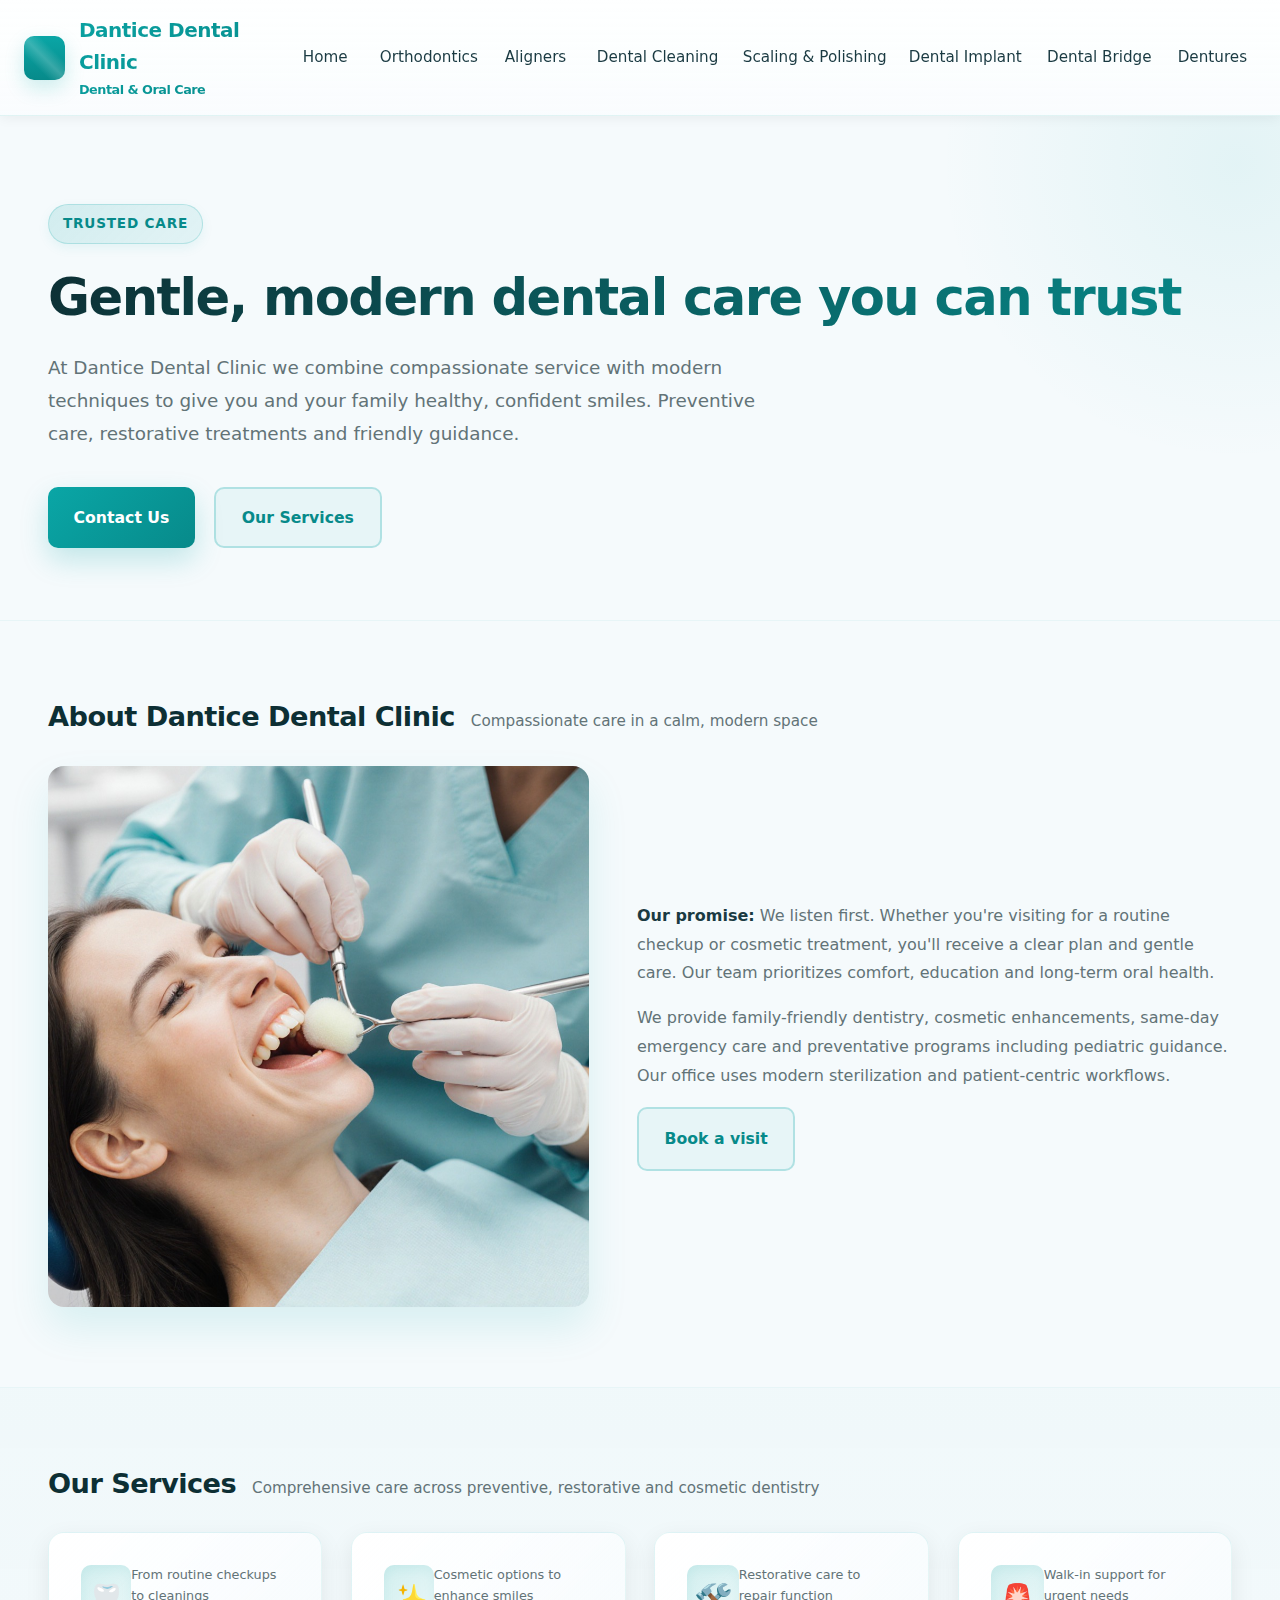
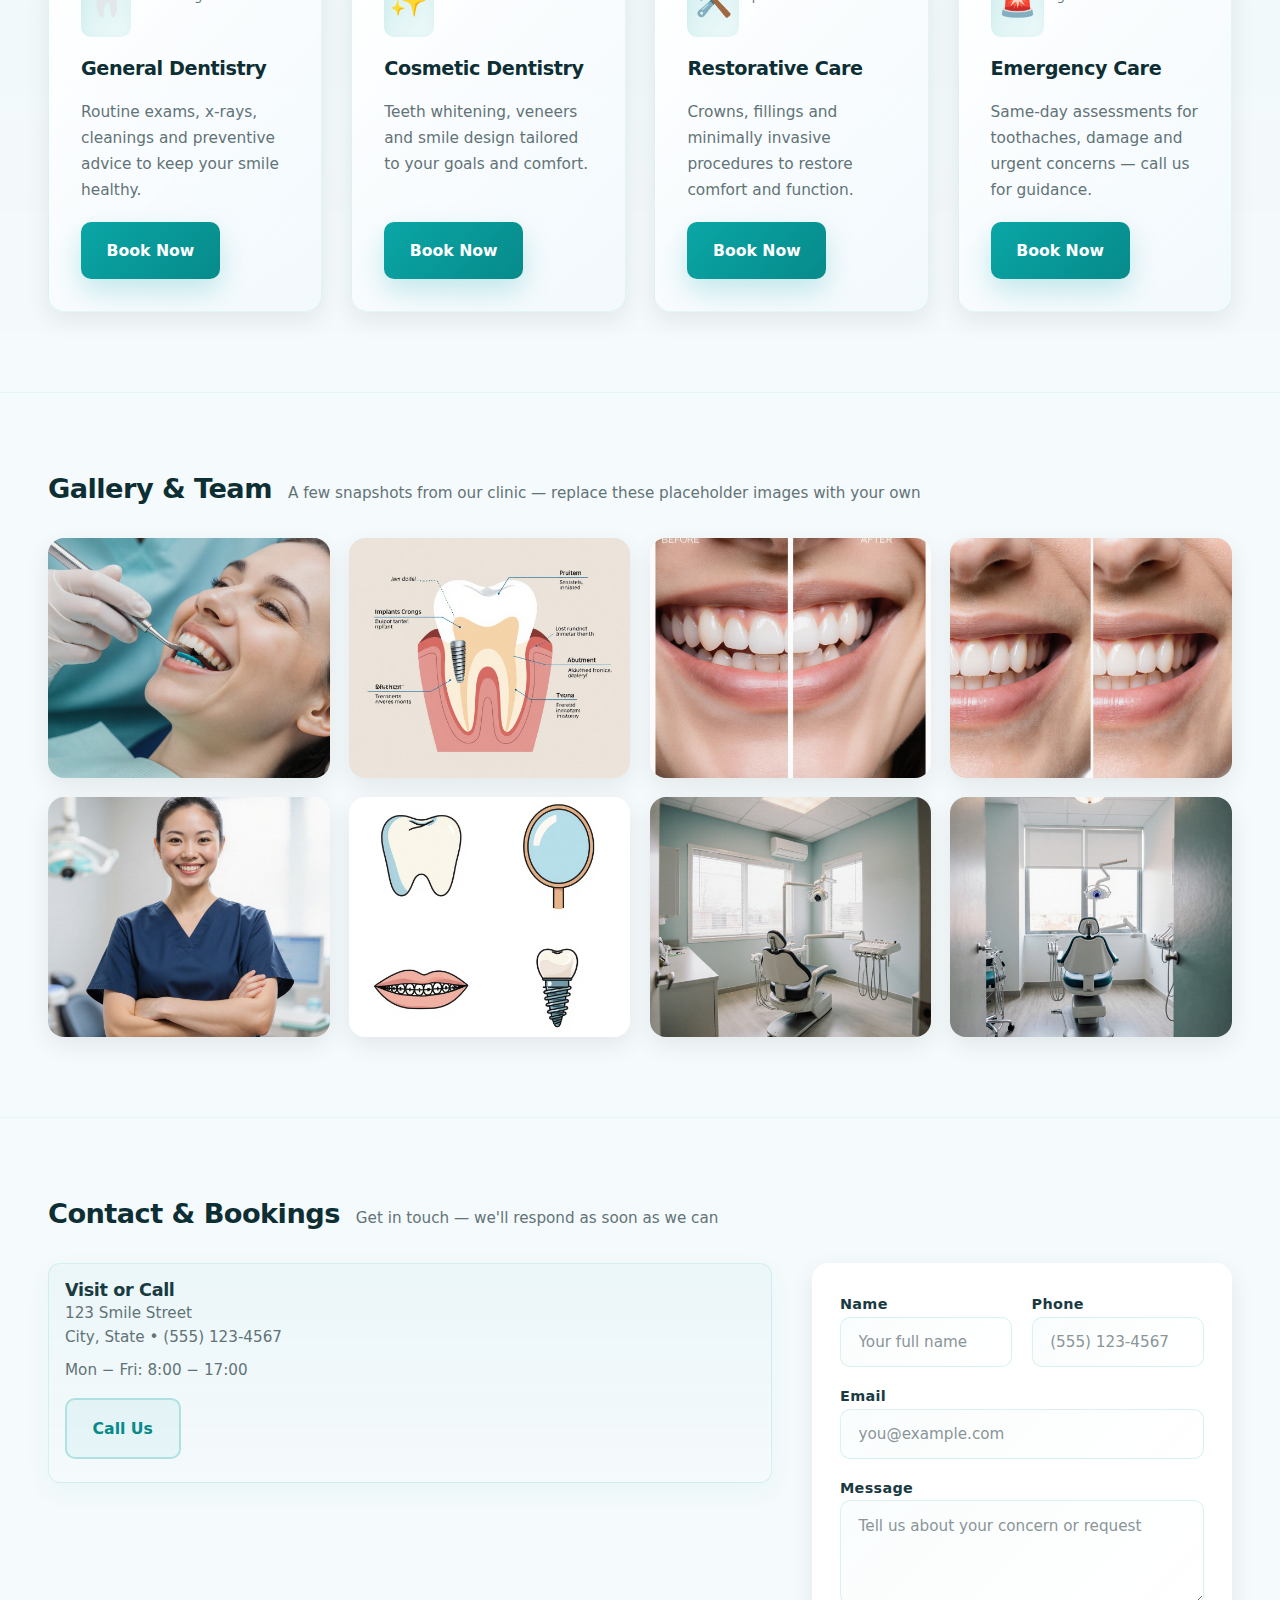
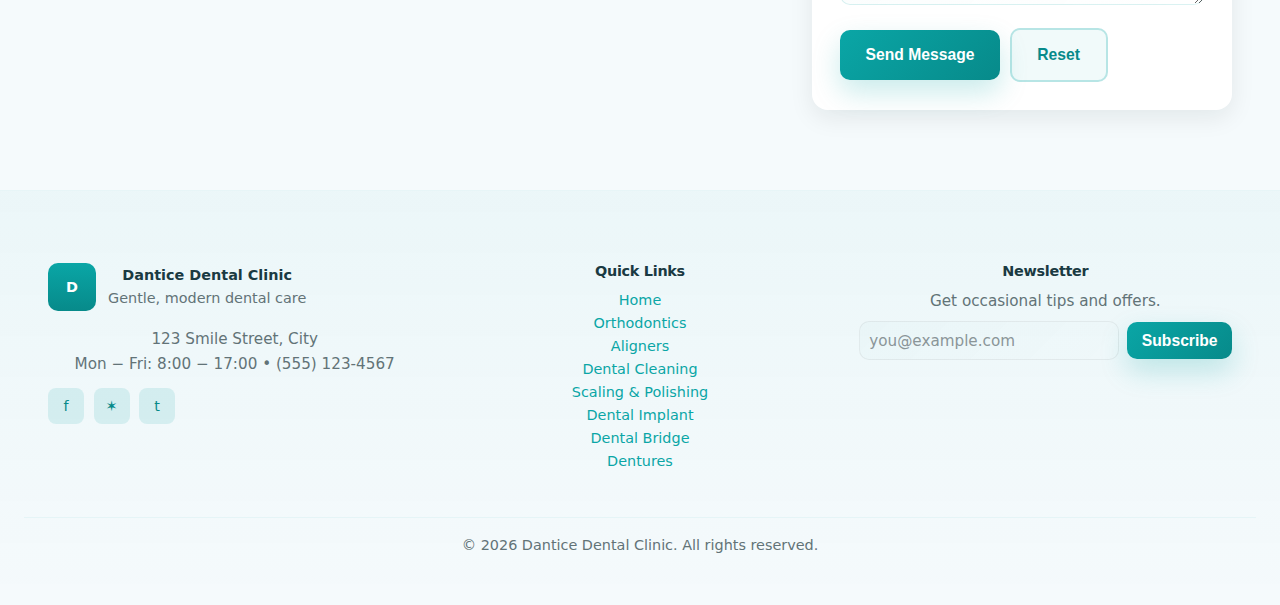
<file: index.html>
<!doctype html>
<html lang="en">
  <head>
    <meta charset="utf-8" />
    <meta name="viewport" content="width=device-width, initial-scale=1" />
    <meta name="robots" content="index, follow, max-snippet:-1, max-image-preview:large, max-video-preview:-1" />
    <meta name="googlebot" content="index, follow, max-snippet:-1, max-image-preview:large, max-video-preview:-1" />
    <meta name="language" content="English" />
    <meta name="revisit-after" content="7 days" />
    <meta name="google-site-verification" content="B0AMvP1DKgY8Oj3rHUoxvJ3QzBfdrpmeT1vk4mF_t7U" />
    
    <title>Dantice Dental Clinic — Friendly Dental & Oral Care | General, Cosmetic & Preventive Dentistry</title>
    <meta name="description" content="Dantice Dental Clinic offers compassionate, modern dental care including general dentistry, cosmetic treatments, dental implants, braces & aligners. Book your appointment today." />
    <meta name="keywords" content="dental clinic, family dentistry, cosmetic dentistry, dental implants, braces, aligners, teeth cleaning, dental bridge, dentures, preventive care" />
    <meta name="author" content="Dantice Dental Clinic" />
    
    <!-- Open Graph / Social preview -->
    <meta property="og:title" content="Dantice Dental Clinic — Friendly Dental & Oral Care" />
    <meta property="og:description" content="Compassionate, modern dental care: exams, cleaning, cosmetic treatments, implants, braces, aligners and emergency support. Book now." />
    <meta property="og:image" content="https://via.placeholder.com/1200x630?text=Dantice+Dental+Clinic" />
    <meta property="og:image:width" content="1200" />
    <meta property="og:image:height" content="630" />
    <meta property="og:type" content="website" />
    <meta property="og:locale" content="en_US" />
    
    <!-- Twitter Card -->
    <meta name="twitter:card" content="summary_large_image" />
    <meta name="twitter:title" content="Dantice Dental Clinic — Friendly Dental & Oral Care" />
    <meta name="twitter:description" content="Compassionate dental care: exams, cleaning, cosmetic treatments, implants & emergency support." />
    <meta name="twitter:image" content="https://via.placeholder.com/1200x630?text=Dantice+Dental+Clinic" />
    
    <link rel="canonical" href="https://dantice-dental.com/" />
    <link rel="alternate" hreflang="en-US" href="https://dantice-dental.com/" />
    <link rel="apple-touch-icon" href="https://via.placeholder.com/180x180?text=D" />
    
    <!-- Performance: DNS prefetch and preconnect -->
    <link rel="dns-prefetch" href="//via.placeholder.com" />
    <link rel="preconnect" href="https://fonts.googleapis.com" />
    
    <!-- Structured Data (Schema.org) -->
    <script type="application/ld+json">
    {
      "@context": "https://schema.org",
      "@type": "MedicalBusiness",
      "name": "Dantice Dental Clinic",
      "image": "https://via.placeholder.com/1200x630?text=Dantice+Dental+Clinic",
      "description": "Compassionate, modern dental clinic offering general, cosmetic and preventive dentistry services.",
      "url": "https://dantice-dental.com/",
      "telephone": "+1-555-123-4567",
      "address": {
        "@type": "PostalAddress",
        "streetAddress": "123 Smile Street",
        "addressLocality": "City",
        "addressRegion": "State",
        "postalCode": "12345",
        "addressCountry": "US"
      },
      "openingHoursSpecification": {
        "@type": "OpeningHoursSpecification",
        "dayOfWeek": ["Monday", "Tuesday", "Wednesday", "Thursday", "Friday"],
        "opens": "08:00",
        "closes": "17:00"
      },
      "sameAs": [
        "https://www.facebook.com/dantice",
        "https://www.instagram.com/dantice",
        "https://twitter.com/dantice"
      ],
      "priceRange": "$$"
    }
    </script>
    
    <!-- Inline CSS with enhanced styling -->
    <style>
  /* Enhanced Dantice Dental Clinic styling with modern, stylish UI */
      :root {
        --bg: #f5fafc;
        --bg-light: #eaf5f8;
        --bg-accent: #f0f8ff;
        --card: #ffffff;
        --text: #0d2f34;
        --text-light: #1a3a42;
        --muted: #627377;
        --muted-light: #8a9598;
        --accent: #0aa6a6;
        --accent-dark: #078a8a;
        --accent-light: #5cc4c4;
        --accent-vibrant: #00d9d9;
        --glass: rgba(255, 255, 255, 0.7);
        --radius: 16px;
        --radius-sm: 10px;
        --max-width: 1140px;
        --shadow: 0 8px 24px rgba(10, 20, 25, 0.08);
        --shadow-sm: 0 2px 8px rgba(10, 20, 25, 0.04);
        --shadow-lg: 0 20px 40px rgba(10, 166, 166, 0.12);
        --shadow-xl: 0 24px 48px rgba(10, 20, 25, 0.14);
        --gap: 1.5rem;
        --transition: all 350ms cubic-bezier(0.34, 1.56, 0.64, 1);
        font-family: -apple-system, BlinkMacSystemFont, 'Segoe UI', 'Helvetica Neue', system-ui, sans-serif;
      }

      /* Resets and base */
      * { box-sizing: border-box; }
      html, body { height: 100%; }
      body {
        margin: 0;
        background: var(--bg);
        color: var(--text);
        -webkit-font-smoothing: antialiased;
        -moz-osx-font-smoothing: grayscale;
        line-height: 1.6;
        scroll-behavior: smooth;
      }

      a {
        color: var(--accent);
        text-decoration: none;
        transition: var(--transition);
      }
      a:hover { color: var(--accent-dark); }

      img { max-width: 100%; display: block; }

      /* Typography */
      h1, h2, h3, h4, h5, h6 { margin: 0; font-weight: 700; line-height: 1.2; letter-spacing: -0.02em; }
      h1 { font-size: 3.2rem; color: var(--text); background: linear-gradient(135deg, var(--text) 0%, var(--accent-dark) 100%); -webkit-background-clip: text; -webkit-text-fill-color: transparent; background-clip: text; }
      h2 { font-size: 1.8rem; color: var(--text); font-weight: 700; }
      h3 { font-size: 1.1rem; color: var(--text-light); }
      p { margin: 0 0 0.5rem 0; }

      /* Site container */
      .wrap { width: 100%; margin: 0 auto; padding: 1.5rem; }

      /* Header */
      header.site-header {
        position: sticky;
        top: 0;
        left: 0;
        right: 0;
        z-index: 100;
        backdrop-filter: blur(12px);
        background: linear-gradient(180deg, rgba(255, 255, 255, 0.88), rgba(250, 253, 254, 0.82));
        border-bottom: 1px solid rgba(10, 166, 166, 0.12);
        width: 100%;
        box-shadow: 0 2px 12px rgba(10, 20, 25, 0.06);
      }
      .site-header .bar {
        display: flex;
        align-items: center;
        justify-content: space-between;
        padding: 0.9rem 1.5rem;
        width: 100%;
        margin: 0 auto;
      }
      .logo {
        display: flex;
        align-items: center;
        gap: 0.9rem;
        font-weight: 800;
        font-size: 1.25rem;
        background: linear-gradient(135deg, var(--accent) 0%, var(--accent-dark) 100%);
        -webkit-background-clip: text;
        -webkit-text-fill-color: transparent;
        background-clip: text;
        letter-spacing: -0.5px;
      }
      .logo .mark {
        width: 44px;
        height: 44px;
        border-radius: 12px;
        background: linear-gradient(135deg, var(--accent) 0%, var(--accent-dark) 100%);
        display: flex;
        align-items: center;
        justify-content: center;
        color: white;
        font-weight: 800;
        font-size: 1.15rem;
        box-shadow: 0 8px 20px rgba(10, 166, 166, 0.2);
        position: relative;
        overflow: hidden;
      }
      .logo .mark::before {
        content: '';
        position: absolute;
        inset: 0;
        background: linear-gradient(45deg, transparent 30%, rgba(255, 255, 255, 0.2) 50%, transparent 70%);
        animation: shimmer 3s infinite;
      }
      @keyframes shimmer {
        0% { transform: translateX(-100%); }
        100% { transform: translateX(100%); }
      }

      /* Navigation */
      nav.main-nav {
        display: flex;
        gap: 0.3rem;
        align-items: center;
        margin-left: auto;
        flex-wrap: nowrap; /* prevent wrapping to new lines */
        white-space: nowrap; /* keep items on single line */
        overflow-x: auto; /* allow horizontal scroll on small screens */
        -webkit-overflow-scrolling: touch;
      }
      nav.main-nav a {
        padding: 0.65rem 1rem;
        border-radius: var(--radius-sm);
        color: var(--text-light);
        font-weight: 500;
        font-size: 0.95rem;
        transition: var(--transition);
        position: relative;
        overflow: hidden;
      }
      nav.main-nav a::before {
        content: '';
        position: absolute;
        top: 0;
        left: -100%;
        width: 100%;
        height: 100%;
        background: linear-gradient(90deg, transparent, rgba(10, 166, 166, 0.1), transparent);
        transition: left 500ms ease;
      }
      nav.main-nav a:hover::before {
        left: 100%;
      }
      nav.main-nav a:hover, nav.main-nav a:focus {
        background: linear-gradient(135deg, rgba(10, 166, 166, 0.08), rgba(10, 166, 166, 0.04));
        color: var(--accent-dark);
      }

      /* Mobile hamburger */
      .menu-btn {
        display: none;
        background: transparent;
        border: 0;
        padding: 8px;
        border-radius: var(--radius-sm);
        cursor: pointer;
        color: var(--text);
        transition: var(--transition);
      }
      .menu-btn:hover { background: rgba(10, 166, 166, 0.08); }
      .menu-btn svg { width: 24px; height: 24px; }

      /* Hero */
      .hero {
        display: grid;
        grid-template-columns: 1fr;
        gap: 2rem;
        align-items: center;
        padding: 4.5rem 0 3.5rem;
        position: relative;
        overflow: hidden;
      }
      .hero::before {
        content: '';
        position: absolute;
        top: -50%;
        right: -20%;
        width: 600px;
        height: 600px;
        border-radius: 50%;
        background: radial-gradient(circle, rgba(10, 166, 166, 0.08) 0%, transparent 70%);
        pointer-events: none;
      }
      .hero-inner {
        display: flex;
        flex-direction: column;
        gap: 1.5rem;
        position: relative;
        z-index: 1;
      }
      .kicker {
        display: inline-block;
        background: linear-gradient(135deg, rgba(10, 166, 166, 0.15), rgba(10, 166, 166, 0.08));
        color: var(--accent-dark);
        padding: 8px 14px;
        border-radius: 999px;
        font-weight: 700;
        font-size: 0.85rem;
        text-transform: uppercase;
        letter-spacing: 0.8px;
        width: fit-content;
        border: 1px solid rgba(10, 166, 166, 0.2);
        box-shadow: 0 4px 12px rgba(10, 166, 166, 0.08);
      }
      h1 { margin: 0; font-size: 3.2rem; line-height: 1.15; letter-spacing: -0.03em; }
      p.lead {
        margin: 0;
        color: var(--muted);
        font-size: 1.15rem;
        max-width: 62ch;
        line-height: 1.8;
        font-weight: 400;
      }
      .hero-cta {
        display: flex;
        gap: 1.2rem;
        flex-wrap: wrap;
        margin-top: 0.8rem;
      }
      .btn {
        display: inline-flex;
        align-items: center;
        justify-content: center;
        gap: 0.5rem;
        padding: 1rem 1.6rem;
        border-radius: var(--radius-sm);
        border: 0;
        cursor: pointer;
        font-weight: 600;
        font-size: 0.98rem;
        transition: var(--transition);
        position: relative;
        overflow: hidden;
      }
      .btn::before {
        content: '';
        position: absolute;
        inset: 0;
        background: linear-gradient(45deg, transparent 30%, rgba(255, 255, 255, 0.2) 50%, transparent 70%);
        transform: translateX(-100%);
        animation: none;
      }
      .btn:active::before {
        animation: shine 400ms;
      }
      @keyframes shine {
        0% { transform: translateX(-100%); }
        100% { transform: translateX(100%); }
      }
      .btn--primary {
        background: linear-gradient(135deg, var(--accent) 0%, var(--accent-dark) 100%);
        color: white;
        box-shadow: 0 12px 28px rgba(10, 166, 166, 0.22);
      }
      .btn--primary:hover {
        background: linear-gradient(135deg, var(--accent-dark) 0%, var(--accent) 100%);
        box-shadow: 0 18px 40px rgba(10, 166, 166, 0.28);
        transform: translateY(-3px);
      }
      .btn--primary:active {
        transform: translateY(-1px);
      }
      .btn--ghost {
        background: rgba(10, 166, 166, 0.06);
        border: 2px solid rgba(10, 166, 166, 0.25);
        color: var(--accent-dark);
        font-weight: 600;
      }
      .btn--ghost:hover {
        background: linear-gradient(135deg, rgba(10, 166, 166, 0.12), rgba(10, 166, 166, 0.06));
        border-color: var(--accent);
        transform: translateY(-2px);
      }

      /* Sections */
      section { padding: 3.5rem 0; border-top: 1px solid rgba(10, 166, 166, 0.06); width: 100%; }
      section:first-of-type { border-top: none; }
      section > .wrap { width: 100%; margin: 0 auto; }
      .section-title {
        display: flex;
        align-items: baseline;
        gap: 1rem;
        margin-bottom: 2rem;
      }
      .section-title h2 {
        margin: 0;
        font-size: 1.7rem;
        color: var(--text);
      }
      .muted { color: var(--muted); font-size: 0.95rem; }

      /* About two-column */
      .about {
        display: grid;
        grid-template-columns: 1fr 1.1fr;
        gap: 3rem;
        align-items: center;
      }
      .about .about-image {
        border-radius: var(--radius);
        overflow: hidden;
        box-shadow: var(--shadow-lg);
      }
      .about .about-text p {
        margin: 0 0 1rem 0;
        line-height: 1.8;
        color: var(--muted);
      }
      .about .about-text p:last-child { margin-bottom: 0; }
      .about .about-text strong { color: var(--text-light); }

      /* Services cards */
      .services-grid {
        display: grid;
        grid-template-columns: repeat(4, 1fr);
        gap: 1.8rem;
      }
      .service {
        background: linear-gradient(135deg, var(--card) 0%, rgba(240, 248, 255, 0.5) 100%);
        padding: 2rem;
        border-radius: var(--radius);
        box-shadow: var(--shadow);
        display: flex;
        flex-direction: column;
        gap: 1.2rem;
        transition: var(--transition);
        border: 1px solid rgba(10, 166, 166, 0.1);
        position: relative;
        overflow: hidden;
      }
      .service::before {
        content: '';
        position: absolute;
        top: 0;
        left: 0;
        right: 0;
        height: 4px;
        background: linear-gradient(90deg, var(--accent), var(--accent-dark), transparent);
        transform: scaleX(0);
        transform-origin: left;
        transition: transform 500ms var(--transition);
      }
      .service:hover::before {
        transform: scaleX(1);
      }
      .service:hover {
        transform: translateY(-6px);
        box-shadow: var(--shadow-xl);
        border-color: rgba(10, 166, 166, 0.25);
      }
      .service .icon {
        width: 72px;
        height: 72px;
        border-radius: var(--radius-sm);
        background: linear-gradient(135deg, rgba(10, 166, 166, 0.18), rgba(10, 166, 166, 0.06));
        display: flex;
        align-items: center;
        justify-content: center;
        color: var(--accent-dark);
        font-size: 1.95rem;
        box-shadow: inset 0 4px 12px rgba(10, 166, 166, 0.08);
      }
      .service h3 { margin: 0; font-size: 1.2rem; color: var(--text); }
      .service p { margin: 0; color: var(--muted); font-size: 0.96rem; line-height: 1.7; }

      /* Gallery grid */
      .gallery-grid {
        display: grid;
        grid-template-columns: repeat(4, 1fr);
        gap: 1.2rem;
      }
      .gallery-item {
        border-radius: var(--radius);
        overflow: hidden;
        height: 240px;
        background: linear-gradient(135deg, #e9f6f6, #f0fbfb);
        box-shadow: var(--shadow);
        transition: var(--transition);
        cursor: pointer;
        position: relative;
      }
      .gallery-item::before {
        content: '';
        position: absolute;
        inset: 0;
        background: linear-gradient(135deg, rgba(10, 166, 166, 0.2), transparent);
        opacity: 0;
        transition: opacity 400ms ease;
        z-index: 2;
      }
      .gallery-item:hover::before {
        opacity: 1;
      }
      .gallery-item:hover {
        transform: scale(1.06) translateY(-6px);
        box-shadow: var(--shadow-xl);
      }
      .gallery-item img { width: 100%; height: 100%; object-fit: cover; transition: var(--transition); }

      /* Contact form */
      .contact-wrap {
        display: grid;
        grid-template-columns: 1fr 420px;
        gap: 2.5rem;
        align-items: start;
      }
      .contact-wrap > div {
        padding: 2rem;
        border-radius: var(--radius);
        background: linear-gradient(135deg, rgba(10, 166, 166, 0.05), transparent);
        border: 1px solid rgba(10, 166, 166, 0.12);
        box-shadow: 0 8px 24px rgba(10, 166, 166, 0.06);
      }
      form.contact-form {
        background: var(--card);
        padding: 1.75rem;
        border-radius: var(--radius);
        box-shadow: var(--shadow);
        display: flex;
        flex-direction: column;
        gap: 1rem;
      }
      label {
        font-size: 0.9rem;
        font-weight: 700;
        color: var(--text-light);
        text-transform: capitalize;
        letter-spacing: 0.3px;
      }
      input[type="text"], input[type="email"], input[type="tel"], textarea {
        width: 100%;
        padding: 0.95rem 1.1rem;
        border-radius: var(--radius-sm);
        border: 1.5px solid rgba(10, 166, 166, 0.15);
        font-size: 0.95rem;
        color: var(--text);
        font-family: inherit;
        transition: var(--transition);
        background: linear-gradient(135deg, rgba(10, 166, 166, 0.02), transparent);
      }
      input::placeholder, textarea::placeholder {
        color: var(--muted-light);
      }
      input:focus, textarea:focus {
        outline: none;
        border-color: var(--accent);
        background: linear-gradient(135deg, rgba(10, 166, 166, 0.08), rgba(10, 166, 166, 0.03));
        box-shadow: 0 0 0 4px rgba(10, 166, 166, 0.08);
      }
      .form-row { display: grid; grid-template-columns: 1fr 1fr; gap: 1.2rem; }
      .form-message {
        background: linear-gradient(135deg, #e6fff9, #f0f8fa);
        border-left: 4px solid var(--accent);
        border-radius: var(--radius-sm);
        padding: 1.1rem 1.3rem;
        color: var(--accent-dark);
        display: none;
        font-size: 0.92rem;
        line-height: 1.7;
        box-shadow: 0 4px 12px rgba(10, 166, 166, 0.1);
      }

      /* Footer */
      footer {
        padding: 3rem 1.5rem;
        text-align: center;
        color: var(--muted);
        font-size: 0.9rem;
        border-top: 1px solid rgba(10, 166, 166, 0.1);
        width: 100%;
        background: linear-gradient(180deg, transparent, rgba(10, 166, 166, 0.04));
      }

      /* Responsive adjustments */
      @media (max-width: 1200px) {
        h1 { font-size: 2.8rem; }
        .services-grid { grid-template-columns: repeat(3, 1fr); }
        .gallery-grid { grid-template-columns: repeat(3, 1fr); }
      }

      @media (max-width: 900px) {
        h1 { font-size: 2.4rem; }
        .services-grid { grid-template-columns: repeat(2, 1fr); }
        .gallery-grid { grid-template-columns: repeat(2, 1fr); }
        .gallery-item { height: 200px; }
        .about { grid-template-columns: 1fr; }
        .contact-wrap { grid-template-columns: 1fr; }
        .section-title h2 { font-size: 1.5rem; }
      }

      @media (max-width: 768px) {
        .hero { padding: 3rem 0 2rem; }
        nav.main-nav { display: none; }
        .menu-btn { display: inline-flex; }
        .services-grid { grid-template-columns: 1fr; }
        .gallery-grid { grid-template-columns: repeat(2, 1fr); }
        h1 { font-size: 1.8rem; }
        .section-title h2 { font-size: 1.3rem; }
        p.lead { font-size: 1rem; }
      }

      @media (max-width: 480px) {
        .wrap { padding: 1rem; }
        h1 { font-size: 1.5rem; }
        .gallery-grid { grid-template-columns: 1fr; }
        .hero-cta { flex-direction: column; }
        .btn { width: 100%; }
      }

      /* Mobile menu overlay */
      .mobile-nav {
        position: fixed;
        inset: 0;
        background: rgba(10, 20, 25, 0.5);
        backdrop-filter: blur(4px);
        display: flex;
        align-items: flex-start;
        justify-content: flex-end;
        padding: 1rem;
        visibility: hidden;
        opacity: 0;
        transition: opacity 200ms ease-out;
        z-index: 99;
      }
      .mobile-nav.open {
        visibility: visible;
        opacity: 1;
      }
      .mobile-nav .panel {
        width: 280px;
        background: var(--card);
        border-radius: var(--radius);
        padding: 1.25rem;
        box-shadow: var(--shadow-lg);
        max-height: 90vh;
        overflow-y: auto;
      }
      .mobile-nav .panel a {
        display: block;
        padding: 0.75rem;
        border-radius: var(--radius-sm);
        color: var(--text-light);
        font-weight: 500;
        transition: var(--transition);
      }
      .mobile-nav .panel a:hover {
        background: rgba(10, 166, 166, 0.08);
        color: var(--accent-dark);
      }

      /* Header scrolled shadow */
      header.site-header.scrolled {
        box-shadow: 0 4px 16px rgba(10, 20, 25, 0.1);
      }
    </style>
  </head>
  <body>
    <!-- Header / Navigation -->
    <header class="site-header" role="banner">
      <div class="wrap bar">
        <div class="logo" aria-hidden="false">
          <!-- Logo placeholder: replace with your SVG or image -->
          <div class="mark" aria-hidden="true" style="background:linear-gradient(180deg,var(--accent),var(--accent-dark));color:white;border-radius:10px;display:flex;align-items:center;justify-content:center;font-size:1rem">D</div>
          <div>
            <div style="font-weight:700">Dantice Dental Clinic</div>
            <div style="font-size:0.8rem;color:var(--muted);margin-top:2px">Dental & Oral Care</div>
          </div>
        </div>

        <!-- Desktop nav -->
        <nav class="main-nav" role="navigation" aria-label="Main navigation">
          <a href="#home">Home</a>
         
          <!-- New pages: Orthodontics / Aligners -->
          <a href="braces.html">Orthodontics</a>
          <a href="aligners.html">Aligners</a>
          <a href="dental-cleaning.html">Dental Cleaning</a>
          <a href="scaling-polishing.html">Scaling & Polishing</a>
          <a href="dental-implant.html">Dental Implant</a>
          <a href="dental-bridge.html">Dental Bridge</a>
          <a href="dentures.html">Dentures</a>
        </nav>

        <!-- Mobile menu button -->
        <button class="menu-btn" aria-label="Open menu" aria-expanded="false" id="menuBtn">
          <svg viewBox="0 0 24 24" fill="none" stroke="currentColor" aria-hidden="true" width="22" height="22"><path stroke-linecap="round" stroke-linejoin="round" stroke-width="2" d="M4 6h16M4 12h16M4 18h16"/></svg>
        </button>
      </div>
    </header>

    <!-- Mobile navigation overlay panel (hidden by default) -->
    <div class="mobile-nav" id="mobileNav" aria-hidden="true">
      <div class="panel" role="dialog" aria-modal="true" aria-label="Mobile menu">
        <nav style="display:flex;flex-direction:column;gap:8px">
          <a href="#home" class="mobile-link">Home</a>
          <a href="#about" class="mobile-link">About</a>
          <a href="#services" class="mobile-link">Services</a>
          <a href="#gallery" class="mobile-link">Gallery</a>
          <a href="#contact" class="mobile-link">Contact</a>
          <a href="braces.html" class="mobile-link">Orthodontics</a>
          <a href="aligners.html" class="mobile-link">Aligners</a>
          <a href="dental-cleaning.html" class="mobile-link">Dental Cleaning</a>
          <a href="scaling-polishing.html" class="mobile-link">Scaling & Polishing</a>
          <a href="dental-implant.html" class="mobile-link">Dental Implant</a>
          <a href="dental-bridge.html" class="mobile-link">Dental Bridge</a>
          <a href="dentures.html" class="mobile-link">Dentures</a>
        </nav>
      </div>
    </div>

    <main id="home" style="width: 100%;">
      <!-- Hero -->
      <section class="hero" style="padding: 4rem 1.5rem 3rem; border: none;">
        <div class="wrap">
          <div class="hero-inner">
            <span class="kicker">Trusted Care</span>
            <h1>Gentle, modern dental care you can trust</h1>
            <p class="lead">At Dantice Dental Clinic we combine compassionate service with modern techniques to give you and your family healthy, confident smiles. Preventive care, restorative treatments and friendly guidance.</p>

            <div class="hero-cta">
              <a class="btn btn--primary" href="#contact">Contact Us</a>
              <a class="btn btn--ghost" href="#services">Our Services</a>
            </div>
          </div>
        </section>

        <!-- About -->
        <section id="about" aria-labelledby="aboutTitle" style="padding: 3.5rem 1.5rem; border-top: 1px solid rgba(10, 166, 166, 0.06);">
          <div class="wrap">
            <div class="section-title">
            <h2 id="aboutTitle">About Dantice Dental Clinic</h2>
            <div class="muted">Compassionate care in a calm, modern space</div>
          </div>

          <div class="about">
            <!-- Replace placeholder image URL with your team/clinic photo -->
            <div class="about-image"><img src="img/1.jpg" alt="Dantice Dental Clinic team and modern dental office interior showcasing professional dental services" /></div>

            <div class="about-text">
              <p><strong>Our promise:</strong> We listen first. Whether you're visiting for a routine checkup or cosmetic treatment, you'll receive a clear plan and gentle care. Our team prioritizes comfort, education and long-term oral health.</p>
              <p>We provide family-friendly dentistry, cosmetic enhancements, same-day emergency care and preventative programs including pediatric guidance. Our office uses modern sterilization and patient-centric workflows.</p>
              <p><a class="btn btn--ghost" href="#contact">Book a visit</a></p>
            </div>
          </div>
        </section>

        <!-- Services -->
        <section id="services" aria-labelledby="servicesTitle" style="padding: 3.5rem 1.5rem; border-top: 1px solid rgba(10, 166, 166, 0.06); background: linear-gradient(180deg, rgba(10, 166, 166, 0.02), transparent);">
          <div class="wrap">
            <div class="section-title">
            <h2 id="servicesTitle">Our Services</h2>
            <div class="muted">Comprehensive care across preventive, restorative and cosmetic dentistry</div>
          </div>

          <div class="services-grid" role="list">
            <!-- Service 1 -->
            <article class="service" role="listitem">
              <div style="display:flex;justify-content:space-between;align-items:flex-start">
                <div class="icon" aria-hidden="true">🦷</div>
                <div style="font-size:0.8rem;color:var(--muted)">From routine checkups to cleanings</div>
              </div>
              <h3>General Dentistry</h3>
              <p>Routine exams, x-rays, cleanings and preventive advice to keep your smile healthy.</p>
              <div style="margin-top:auto">
                <a class="btn btn--primary" href="#contact">Book Now</a>
              </div>
            </article>

            <!-- Service 2 -->
            <article class="service" role="listitem">
              <div style="display:flex;justify-content:space-between;align-items:flex-start">
                <div class="icon" aria-hidden="true">✨</div>
                <div style="font-size:0.8rem;color:var(--muted)">Cosmetic options to enhance smiles</div>
              </div>
              <h3>Cosmetic Dentistry</h3>
              <p>Teeth whitening, veneers and smile design tailored to your goals and comfort.</p>
              <div style="margin-top:auto">
                <a class="btn btn--primary" href="#contact">Book Now</a>
              </div>
            </article>

            <!-- Service 3 -->
            <article class="service" role="listitem">
              <div style="display:flex;justify-content:space-between;align-items:flex-start">
                <div class="icon" aria-hidden="true">🛠️</div>
                <div style="font-size:0.8rem;color:var(--muted)">Restorative care to repair function</div>
              </div>
              <h3>Restorative Care</h3>
              <p>Crowns, fillings and minimally invasive procedures to restore comfort and function.</p>
              <div style="margin-top:auto">
                <a class="btn btn--primary" href="#contact">Book Now</a>
              </div>
            </article>

            <!-- Optional Service 4 -->
            <article class="service" role="listitem">
              <div style="display:flex;justify-content:space-between;align-items:flex-start">
                <div class="icon" aria-hidden="true">🚨</div>
                <div style="font-size:0.8rem;color:var(--muted)">Walk-in support for urgent needs</div>
              </div>
              <h3>Emergency Care</h3>
              <p>Same-day assessments for toothaches, damage and urgent concerns — call us for guidance.</p>
              <div style="margin-top:auto">
                <a class="btn btn--primary" href="#contact">Book Now</a>
              </div>
            </div>
          </div>
        </section>

        <!-- Gallery / Team -->
        <section id="gallery" aria-labelledby="galleryTitle" style="padding: 3.5rem 1.5rem; border-top: 1px solid rgba(10, 166, 166, 0.06);">
          <div class="wrap">
            <div class="section-title">
            <h2 id="galleryTitle">Gallery & Team</h2>
            <div class="muted">A few snapshots from our clinic — replace these placeholder images with your own</div>
          </div>

          <div class="gallery-grid">
            <div class="gallery-item"><img src="img/2.jpg" alt="Modern dental clinic interior with comfortable waiting area at Dantice"/></div>
            <div class="gallery-item"><img src="img/3.jpg" alt="Dantice Dental Clinic treatment room with advanced dental equipment"/></div>
            <div class="gallery-item"><img src="img/4.jpg" alt="Friendly dental team member at Dantice Dental Clinic"/></div>
            <div class="gallery-item"><img src="img/5.jpg" alt="Professional dentist providing compassionate dental care at Dantice"/></div>
            <div class="gallery-item"><img src="img/6.jpg" alt="State-of-the-art dental equipment and technology at Dantice Clinic"/></div>
            <div class="gallery-item"><img src="img/10.jpg" alt="Beautiful healthy smile result from Dantice dental treatment"/></div>
            <div class="gallery-item"><img src="img/8.jpg" alt="Patient consultation with dentist at Dantice Dental Clinic"/></div>
            <div class="gallery-item"><img src="img/9.jpg" alt="Welcoming waiting area at Dantice Dental Clinic designed for patient comfort"/></div>
          </div>
        </section>

        <!-- Contact -->
        <section id="contact" style="width: 100%; padding: 3.5rem 1.5rem; border-top: 1px solid rgba(10, 166, 166, 0.06);" aria-labelledby="contactTitle">
          <div class="wrap">
            <div class="section-title">
              <h2 id="contactTitle">Contact & Bookings</h2>
              <div class="muted">Get in touch — we'll respond as soon as we can</div>
            </div>

            <div class="contact-wrap">
            <!-- Left: Map or info (placeholder) -->
            <div style="background:linear-gradient(180deg,rgba(10,166,166,0.04),transparent);padding:1rem;border-radius:12px;min-height:220px">
              <h3 style="margin-top:0">Visit or Call</h3>
              <p class="muted">123 Smile Street<br/>City, State • (555) 123-4567</p>
              <p class="muted">Mon − Fri: 8:00 − 17:00</p>
              <div style="margin-top:1rem">
                <a class="btn btn--ghost" href="tel:+15551234567">Call Us</a>
              </div>
            </div>

            <!-- Right: Contact form -->
            <form class="contact-form" id="contactForm" novalidate aria-label="Contact form">
              <!-- Success message (hidden until success) -->
              <div id="formSuccess" class="form-message" role="status" aria-live="polite"></div>

              <div class="form-row">
                <div>
                  <label for="name">Name</label>
                  <input id="name" name="name" type="text" required aria-required="true" placeholder="Your full name" />
                </div>
                <div>
                  <label for="phone">Phone</label>
                  <input id="phone" name="phone" type="tel" inputmode="tel" placeholder="(555) 123-4567" />
                </div>
              </div>

              <div>
                <label for="email">Email</label>
                <input id="email" name="email" type="email" required aria-required="true" placeholder="you@example.com" />
              </div>

              <div>
                <label for="message">Message</label>
                <textarea id="message" name="message" rows="4" required aria-required="true" placeholder="Tell us about your concern or request"></textarea>
              </div>

              <div style="display:flex;gap:0.6rem;align-items:center">
                <button type="submit" class="btn btn--primary">Send Message</button>
                <button type="reset" class="btn btn--ghost">Reset</button>
              </div>
            </form>
            </div>
          </div>
        </section>

        <!-- Footer -->
        <footer class="site-footer" style="background: linear-gradient(180deg, rgba(10,166,166,0.04), transparent); padding: 3rem 1.5rem; border-top: 1px solid rgba(10,166,166,0.06); color: var(--text-light);">
          <div class="wrap" style="width:100%;margin:0 auto;display:flex;gap:2rem;flex-wrap:wrap;align-items:flex-start;justify-content:space-between">
            <div style="flex:1;min-width:220px">
              <div style="display:flex;align-items:center;gap:0.75rem">
                <div style="width:48px;height:48px;border-radius:10px;background:linear-gradient(180deg,var(--accent),var(--accent-dark));display:flex;align-items:center;justify-content:center;color:white;font-weight:700">D</div>
                <div>
                  <div style="font-weight:700">Dantice Dental Clinic</div>
                  <div class="muted" style="font-size:0.9rem">Gentle, modern dental care</div>
                </div>
              </div>
              <p class="muted" style="margin-top:1rem;">123 Smile Street, City<br/>Mon − Fri: 8:00 − 17:00 • (555) 123-4567</p>
              <div style="margin-top:0.75rem;display:flex;gap:0.6rem">
                <a href="#" aria-label="Facebook" style="display:inline-flex;align-items:center;justify-content:center;width:36px;height:36px;border-radius:8px;background:rgba(10,166,166,0.12);color:var(--accent-dark)">f</a>
                <a href="#" aria-label="Instagram" style="display:inline-flex;align-items:center;justify-content:center;width:36px;height:36px;border-radius:8px;background:rgba(10,166,166,0.12);color:var(--accent-dark)">✶</a>
                <a href="#" aria-label="Twitter" style="display:inline-flex;align-items:center;justify-content:center;width:36px;height:36px;border-radius:8px;background:rgba(10,166,166,0.12);color:var(--accent-dark)">t</a>
              </div>
            </div>

            <nav style="flex:1;min-width:160px">
              <h4 style="margin-bottom:0.5rem">Quick Links</h4>
              <a href="index.html">Home</a><br/>
              <a href="braces.html">Orthodontics</a><br/>
              <a href="aligners.html">Aligners</a><br/>
              <a href="dental-cleaning.html">Dental Cleaning</a><br/>
              <a href="scaling-polishing.html">Scaling & Polishing</a><br/>
              <a href="dental-implant.html">Dental Implant</a><br/>
              <a href="dental-bridge.html">Dental Bridge</a><br/>
              <a href="dentures.html">Dentures</a>
            </nav>

            <div style="flex:1;min-width:220px">
              <h4 style="margin-bottom:0.5rem">Newsletter</h4>
              <p class="muted" style="margin:0 0 0.5rem 0;font-size:0.95rem">Get occasional tips and offers.</p>
              <form id="footerNews" style="display:flex;gap:0.5rem;align-items:center">
                <input type="email" id="newsletterEmail" placeholder="you@example.com" style="flex:1;padding:0.6rem;border-radius:10px;border:1px solid rgba(10,20,25,0.06)" />
                <button class="btn btn--primary" type="submit" style="padding:0.6rem 0.9rem;border-radius:10px">Subscribe</button>
              </form>
              <div id="footerNewsMsg" style="margin-top:0.5rem;font-size:0.9rem"></div>
            </div>
          </div>

          <div style="margin-top:1.25rem;border-top:1px solid rgba(10,166,166,0.06);padding-top:1rem;text-align:center;font-size:0.9rem;color:var(--muted)">
            <div>© <span id="year"></span> Dantice Dental Clinic. All rights reserved.</div>
          </div>
        </footer>
      </div>
    </main>

  <script src="script.js"></script>
  </body>
</html>
</file>
